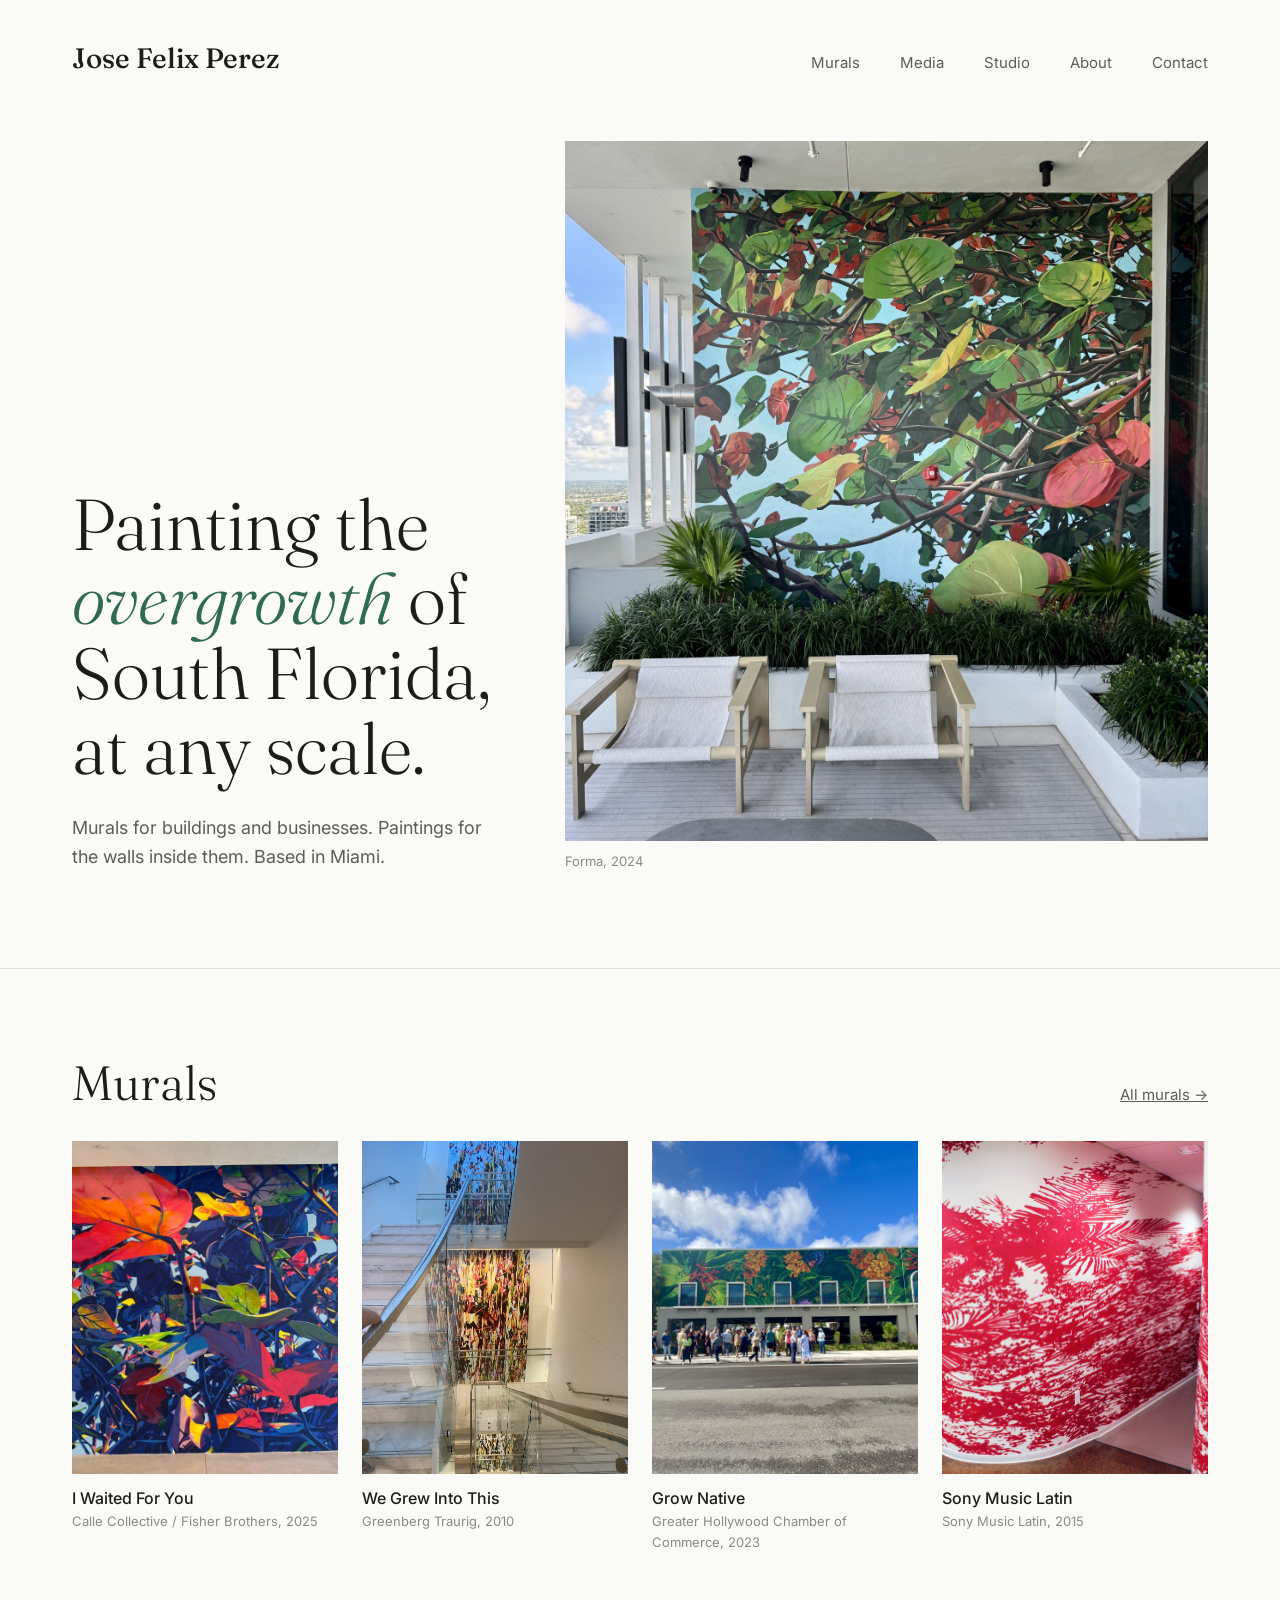
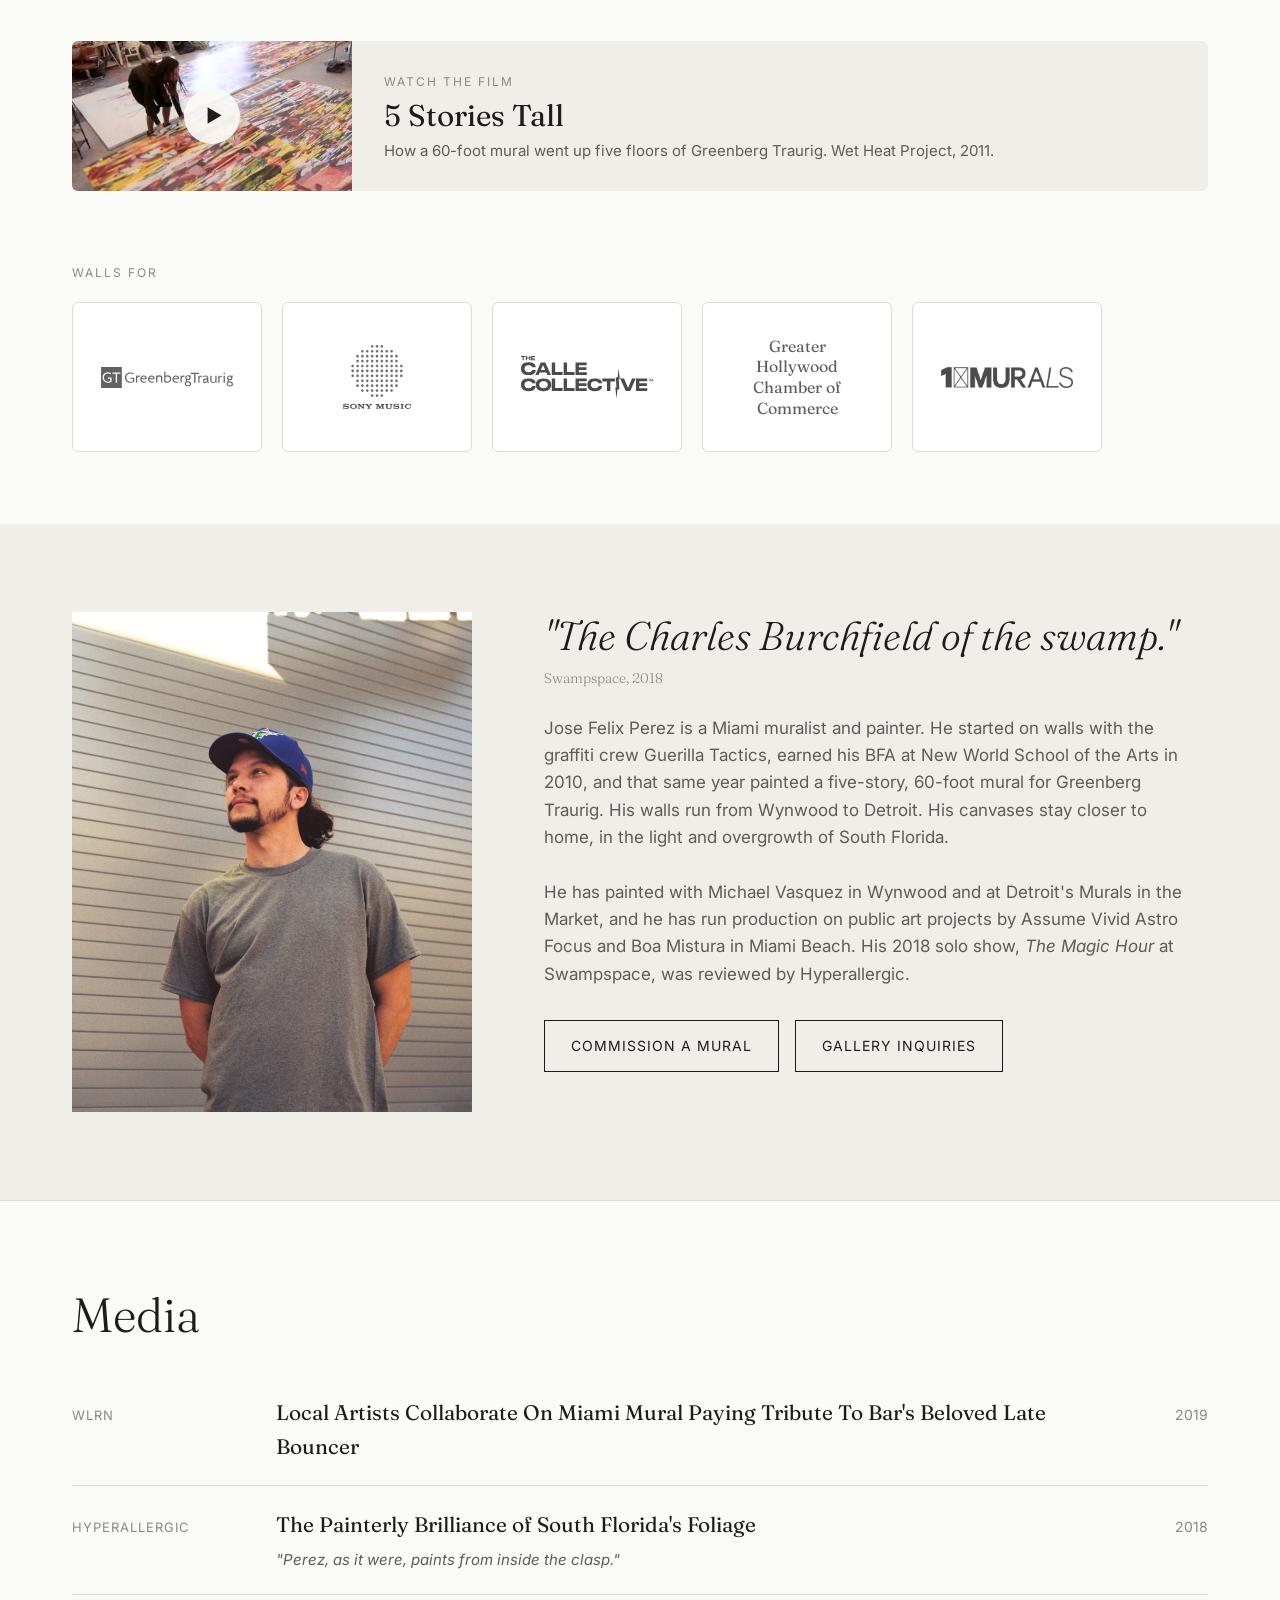
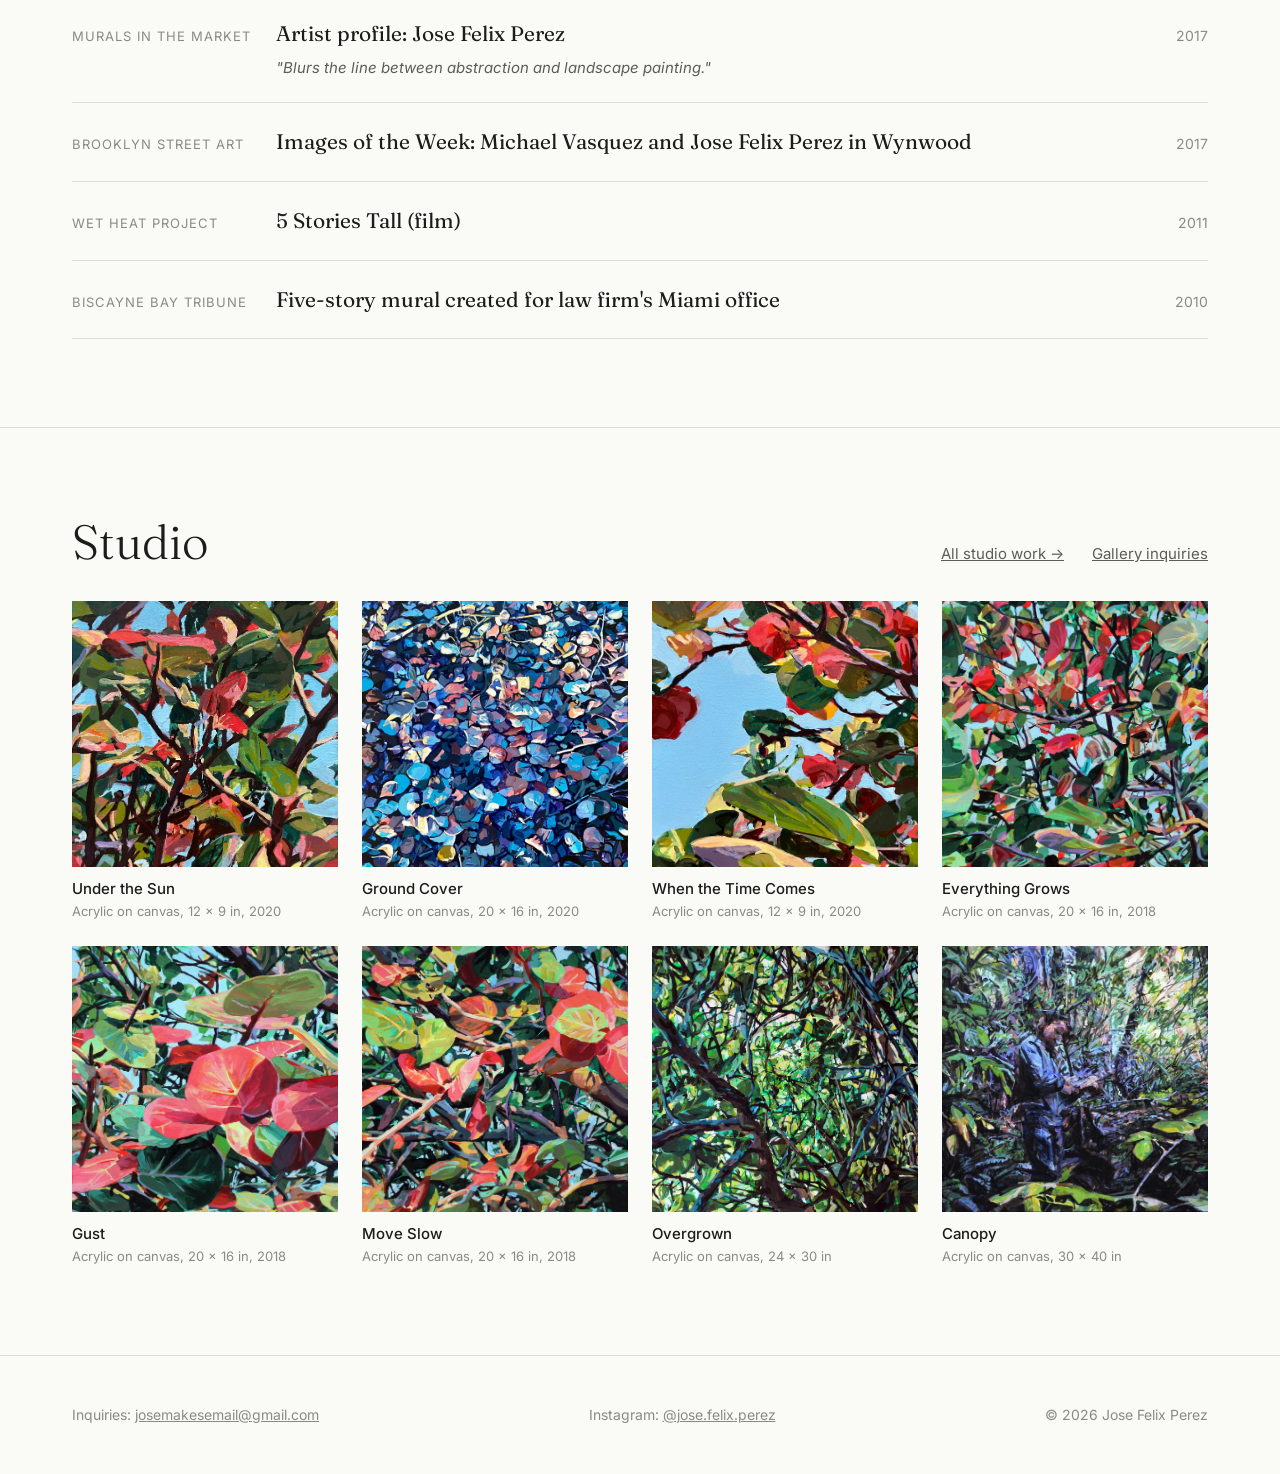
<file: index.html>
<!doctype html>
<html lang="en">
<head>
  <meta charset="utf-8">
  <meta name="viewport" content="width=device-width, initial-scale=1">
  <title>Jose Felix Perez | Miami Muralist and Painter</title>
  <meta name="description" content="Jose Felix Perez paints murals and canvases in Miami. Public walls, corporate interiors and studio work.">

  <!-- Fonts: Fraunces (serif headings) and Inter (body text) -->
  <link rel="preconnect" href="https://fonts.googleapis.com">
  <link rel="preconnect" href="https://fonts.gstatic.com" crossorigin>
  <link href="https://fonts.googleapis.com/css2?family=Fraunces:ital,opsz,wght@0,9..144,300;0,9..144,500;1,9..144,300&family=Inter:wght@400;500&display=swap" rel="stylesheet">

  <link rel="stylesheet" href="css/style.css">
</head>
<body>

  <!-- ============ HEADER (same on every page) ============ -->
  <header class="site-header">
    <div class="wrap">
      <a class="logo" href="index.html">Jose Felix Perez</a>
      <ul class="nav">
        <li><a href="murals.html">Murals</a></li>
        <li><a href="#media">Media</a></li>
        <li><a href="#studio">Studio</a></li>
        <li><a href="#about">About</a></li>
        <li><a href="#contact" data-contact="Contact">Contact</a></li>
      </ul>
    </div>
  </header>


  <!-- ============ HERO ============ -->
  <div class="wrap hero">
    <div>
      <h1>Painting the <em>overgrowth</em> of South Florida, at any scale.</h1>
      <p>Murals for buildings and businesses. Paintings for the walls inside them. Based in Miami.</p>
    </div>
    <figure>
      <img src="images/murals/forma-1.jpg" alt="Sea grape mural on a terrace wall at Forma, Miami">
      <figcaption class="caption">Forma, 2024</figcaption>
    </figure>
  </div>


  <!-- ============ MURALS: 4 featured tiles ============
       Filled in by main.js from data.js (murals with featured: true). -->
  <section id="murals">
    <div class="wrap">
      <div class="section-head">
        <h2 class="section-title">Murals</h2>
        <a href="murals.html">All murals &rarr;</a>
      </div>
      <div class="mural-grid" id="featured-murals"></div>
    </div>
  </section>


  <!-- ============ FILM BANNER ============
       A short strip that opens the film in a pop-up (the modal at the
       bottom of this page). The video only loads when someone clicks.
       To use a different video, change data-video to its YouTube id. -->
  <div class="wrap">
    <button class="film-banner" type="button" data-video="wR2n07rloZU" aria-haspopup="dialog">
      <img src="images/murals/5-stories-tall-film.jpg" alt="" loading="lazy">
      <span class="play" aria-hidden="true">&#9654;</span>
      <span class="film-text">
        <span class="label">Watch the film</span>
        <strong>5 Stories Tall</strong>
        <span class="film-meta">How a 60-foot mural went up five floors of Greenberg Traurig. Wet Heat Project, 2011.</span>
      </span>
    </button>
  </div>


  <!-- ============ CLIENTS: logo cards ============
       One card per client. Add a client by copying a <li>.
       If the cards don't fit on one line, main.js makes them slide slowly.
       Logos are shown in grayscale (see .client-card in style.css). -->
  <div class="clients">
    <div class="wrap">
      <p class="label">Walls for</p>
      <div class="client-slider" id="client-slider">
        <ul class="client-track">
          <li class="client-card"><img src="images/clients/greenberg-traurig.svg" alt="Greenberg Traurig"></li>
          <li class="client-card"><img src="images/clients/sony-music.svg" alt="Sony Music Latin"></li>
          <li class="client-card"><img src="images/clients/calle-collective.svg" alt="Calle Collective"></li>
          <!-- TODO: replace this text with the Hollywood Chamber logo:
               <img src="images/clients/hollywood-chamber.png" alt="Greater Hollywood Chamber of Commerce"> -->
          <li class="client-card"><span class="client-name">Greater Hollywood Chamber of Commerce</span></li>
          <li class="client-card"><img src="images/clients/murals-in-the-market.png" alt="Murals in the Market, 1xRUN"></li>
        </ul>
      </div>
    </div>
  </div>


  <!-- ============ ABOUT ============ -->
  <section class="about" id="about">
    <div class="wrap">
      <img src="images/about/portrait.jpg" alt="Jose Felix Perez" loading="lazy">
      <div>
        <blockquote>
          "The Charles Burchfield of the swamp."
          <cite>Swampspace, 2018</cite>
        </blockquote>

        <p>
          Jose Felix Perez is a Miami muralist and painter. He started on walls
          with the graffiti crew Guerilla Tactics, earned his BFA at New World
          School of the Arts in 2010, and that same year painted a five-story,
          60-foot mural for Greenberg Traurig. His walls run from Wynwood to
          Detroit. His canvases stay closer to home, in the light and overgrowth
          of South Florida.
        </p>
        <p>
          He has painted with Michael Vasquez in Wynwood and at Detroit's Murals
          in the Market, and he has run production on public art projects by
          Assume Vivid Astro Focus and Boa Mistura in Miami Beach. His 2018 solo
          show, <em>The Magic Hour</em> at Swampspace, was reviewed by Hyperallergic.
        </p>

        <a class="button" href="#contact" data-contact="Commission a mural">Commission a mural</a>
        <a class="button" href="#contact" data-contact="Gallery inquiry">Gallery inquiries</a>
      </div>
    </div>
  </section>


  <!-- ============ MEDIA: press that names Jose ============
       Filled in by main.js from the PRESS list in data.js. -->
  <section id="media">
    <div class="wrap">
      <div class="section-head">
        <h2 class="section-title">Media</h2>
      </div>
      <ul class="press-list" id="press-list"></ul>
    </div>
  </section>


  <!-- ============ STUDIO: paintings on canvas ============
       Filled in by main.js from the STUDIO list in data.js (in that order). -->
  <section id="studio">
    <div class="wrap">
      <div class="section-head">
        <h2 class="section-title">Studio</h2>
        <div class="section-links">
          <a href="studio.html">All studio work &rarr;</a>
          <a href="#contact" data-contact="Gallery inquiry">Gallery inquiries</a>
        </div>
      </div>
      <div class="studio-grid" id="studio-grid"></div>
    </div>
  </section>


  <!-- ============ FOOTER (same on every page) ============
       Filled in by main.js from CONTACT in data.js. -->
  <footer class="site-footer" id="contact">
    <div class="wrap" id="footer-contact"></div>
  </footer>

  <!-- ============ FILM MODAL (pop-up video player) ============
       Hidden until the film banner is clicked. main.js puts the YouTube
       player inside .video when it opens, and removes it on close so the
       video stops. Closes with the X button, the Esc key, or a click outside. -->
  <dialog class="film-modal" id="film-modal" aria-label="5 Stories Tall, film">
    <button class="modal-close" type="button" aria-label="Close video">&times;</button>
    <div class="video" id="film-player"></div>
  </dialog>

  <!-- Content first, then the code that builds the page from it -->
  <script src="js/data.js"></script>
  <script src="js/main.js"></script>
</body>
</html>
</file>
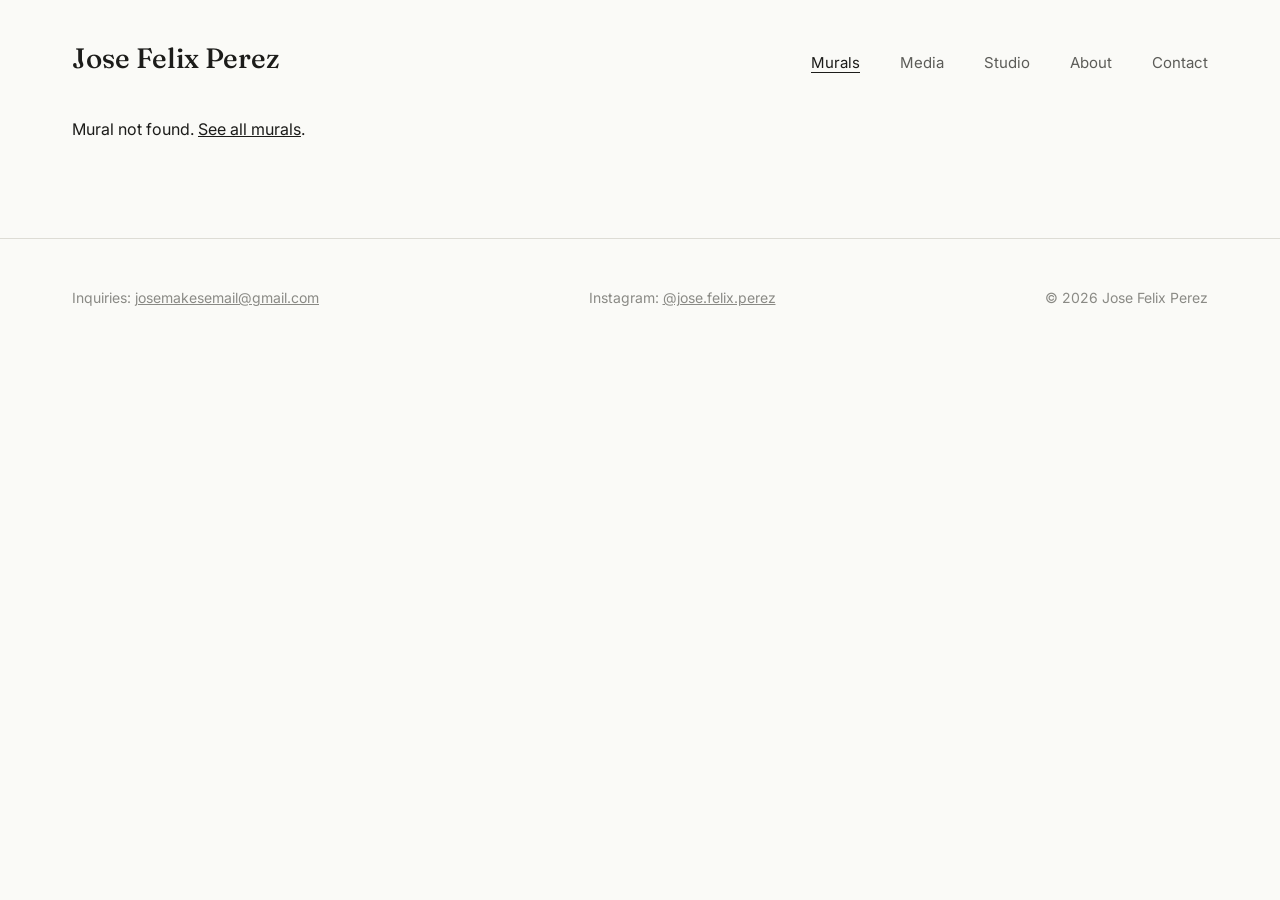
<file: mural.html>
<!doctype html>
<html lang="en">
<head>
  <meta charset="utf-8">
  <meta name="viewport" content="width=device-width, initial-scale=1">
  <!-- The tab title is replaced with the mural's name by main.js -->
  <title>Mural | Jose Felix Perez</title>

  <link rel="preconnect" href="https://fonts.googleapis.com">
  <link rel="preconnect" href="https://fonts.gstatic.com" crossorigin>
  <link href="https://fonts.googleapis.com/css2?family=Fraunces:ital,opsz,wght@0,9..144,300;0,9..144,500;1,9..144,300&family=Inter:wght@400;500&display=swap" rel="stylesheet">

  <link rel="stylesheet" href="css/style.css">
</head>
<body>

  <!-- ============ HEADER (same on every page) ============ -->
  <header class="site-header">
    <div class="wrap">
      <a class="logo" href="index.html">Jose Felix Perez</a>
      <ul class="nav">
        <li><a class="active" href="murals.html">Murals</a></li>
        <li><a href="index.html#media">Media</a></li>
        <li><a href="studio.html">Studio</a></li>
        <li><a href="index.html#about">About</a></li>
        <li><a href="#contact" data-contact="Contact">Contact</a></li>
      </ul>
    </div>
  </header>


  <!-- ============ ONE MURAL ============
       This single file serves every mural. The address picks which one:
         mural.html?id=we-grew-into-this
       main.js reads the id, finds it in data.js, and fills this container:
         left 70%  = photos
         right 30% = title, summary, stats, then media links -->
  <main class="wrap mural-page" id="mural-page"></main>


  <!-- ============ FOOTER (same on every page) ============
       Filled in by main.js from CONTACT in data.js. -->
  <footer class="site-footer" id="contact">
    <div class="wrap" id="footer-contact"></div>
  </footer>

  <script src="js/data.js"></script>
  <script src="js/main.js"></script>
</body>
</html>
</file>
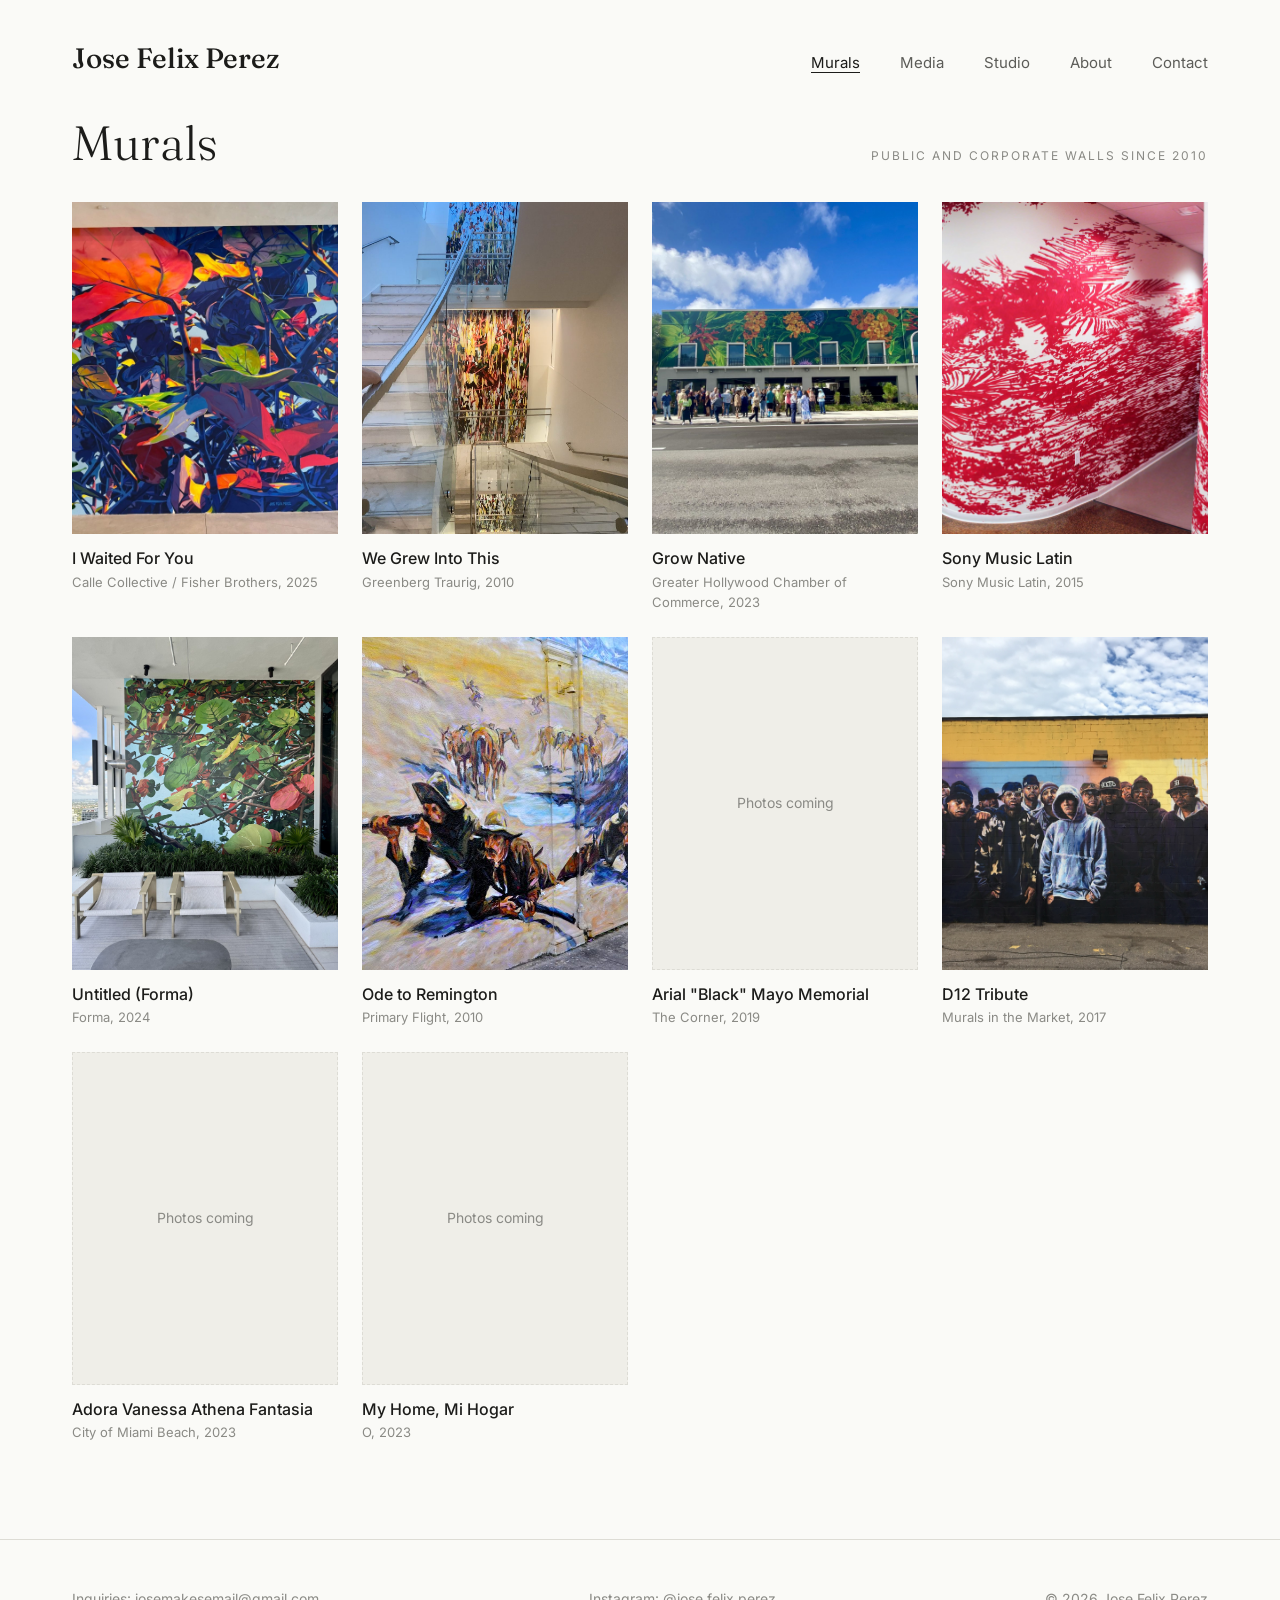
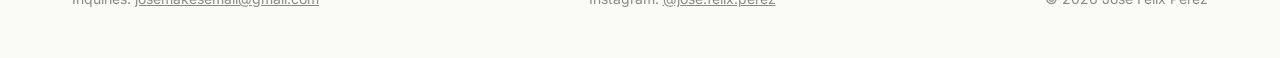
<file: murals.html>
<!doctype html>
<html lang="en">
<head>
  <meta charset="utf-8">
  <meta name="viewport" content="width=device-width, initial-scale=1">
  <title>Murals | Jose Felix Perez</title>
  <meta name="description" content="Murals by Jose Felix Perez: Miami, Hollywood FL, Miami Beach and Detroit.">

  <link rel="preconnect" href="https://fonts.googleapis.com">
  <link rel="preconnect" href="https://fonts.gstatic.com" crossorigin>
  <link href="https://fonts.googleapis.com/css2?family=Fraunces:ital,opsz,wght@0,9..144,300;0,9..144,500;1,9..144,300&family=Inter:wght@400;500&display=swap" rel="stylesheet">

  <link rel="stylesheet" href="css/style.css">
</head>
<body>

  <!-- ============ HEADER (same on every page) ============ -->
  <header class="site-header">
    <div class="wrap">
      <a class="logo" href="index.html">Jose Felix Perez</a>
      <ul class="nav">
        <li><a class="active" href="murals.html">Murals</a></li>
        <li><a href="index.html#media">Media</a></li>
        <li><a href="studio.html">Studio</a></li>
        <li><a href="index.html#about">About</a></li>
        <li><a href="#contact" data-contact="Contact">Contact</a></li>
      </ul>
    </div>
  </header>


  <!-- ============ ALL MURALS ============
       Filled in by main.js from the MURALS list in data.js, in that order. -->
  <div class="wrap" style="padding-bottom: 96px;">
    <div class="section-head">
      <h1 class="section-title">Murals</h1>
      <span class="label">Public and corporate walls since 2010</span>
    </div>
    <div class="mural-grid" id="all-murals"></div>
  </div>


  <!-- ============ FOOTER (same on every page) ============
       Filled in by main.js from CONTACT in data.js. -->
  <footer class="site-footer" id="contact">
    <div class="wrap" id="footer-contact"></div>
  </footer>

  <script src="js/data.js"></script>
  <script src="js/main.js"></script>
</body>
</html>
</file>
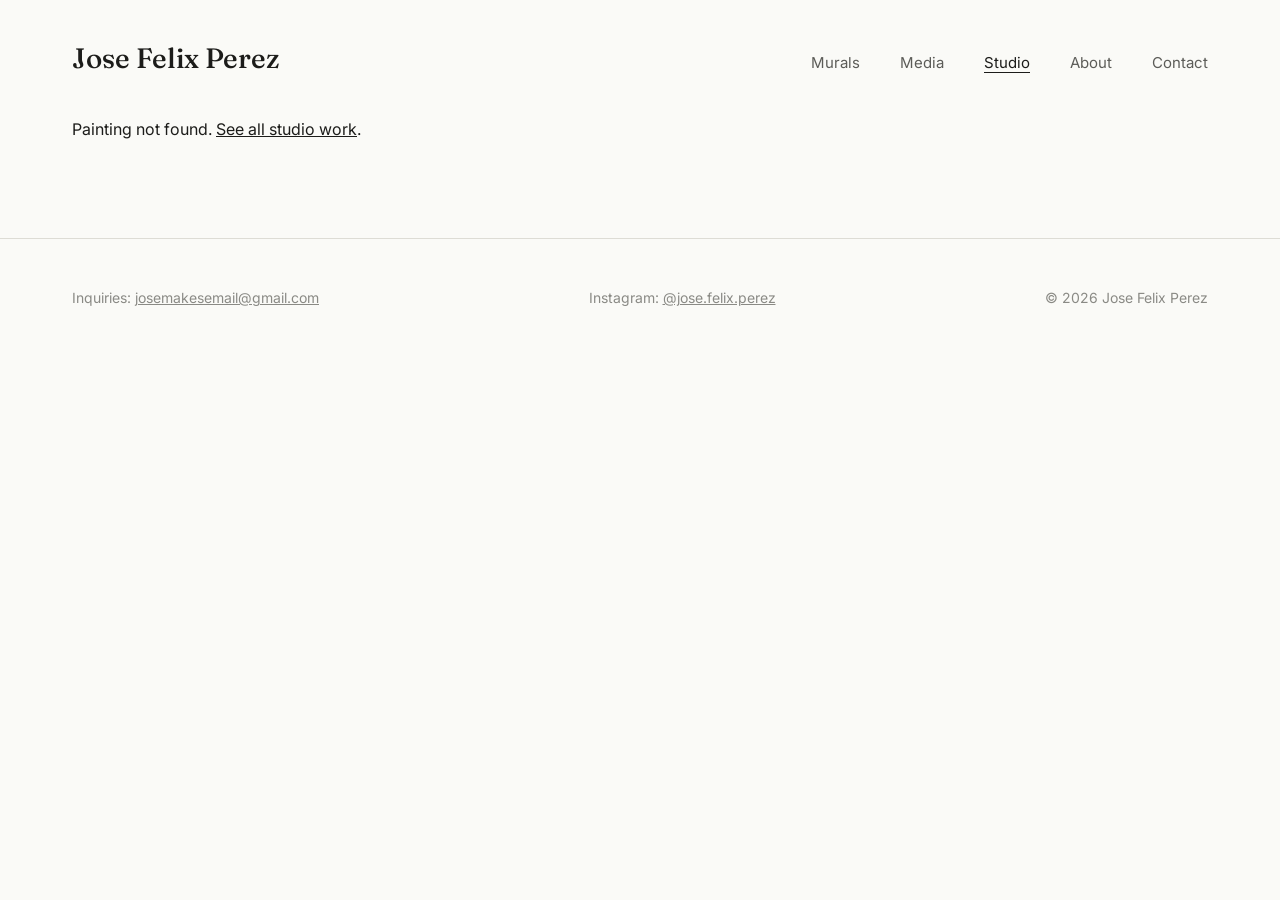
<file: painting.html>
<!doctype html>
<html lang="en">
<head>
  <meta charset="utf-8">
  <meta name="viewport" content="width=device-width, initial-scale=1">
  <!-- The tab title is replaced with the painting's name by main.js -->
  <title>Painting | Jose Felix Perez</title>

  <link rel="preconnect" href="https://fonts.googleapis.com">
  <link rel="preconnect" href="https://fonts.gstatic.com" crossorigin>
  <link href="https://fonts.googleapis.com/css2?family=Fraunces:ital,opsz,wght@0,9..144,300;0,9..144,500;1,9..144,300&family=Inter:wght@400;500&display=swap" rel="stylesheet">

  <link rel="stylesheet" href="css/style.css">
</head>
<body>

  <!-- ============ HEADER (same on every page) ============ -->
  <header class="site-header">
    <div class="wrap">
      <a class="logo" href="index.html">Jose Felix Perez</a>
      <ul class="nav">
        <li><a href="murals.html">Murals</a></li>
        <li><a href="index.html#media">Media</a></li>
        <li><a class="active" href="studio.html">Studio</a></li>
        <li><a href="index.html#about">About</a></li>
        <li><a href="#contact" data-contact="Contact">Contact</a></li>
      </ul>
    </div>
  </header>


  <!-- ============ ONE PAINTING ============
       This single file serves every painting. The address picks which one:
         painting.html?id=gust
       The id is the image's file name (images/studio/gust.jpg).
       main.js finds it in the STUDIO list in data.js and fills this container:
         left 70%  = the whole painting, uncropped
         right 30% = title, details, an Inquire button, Previous / Next -->
  <main class="wrap mural-page" id="painting-page"></main>


  <!-- ============ FOOTER (same on every page) ============
       Filled in by main.js from CONTACT in data.js. -->
  <footer class="site-footer" id="contact">
    <div class="wrap" id="footer-contact"></div>
  </footer>

  <script src="js/data.js"></script>
  <script src="js/main.js"></script>
</body>
</html>
</file>
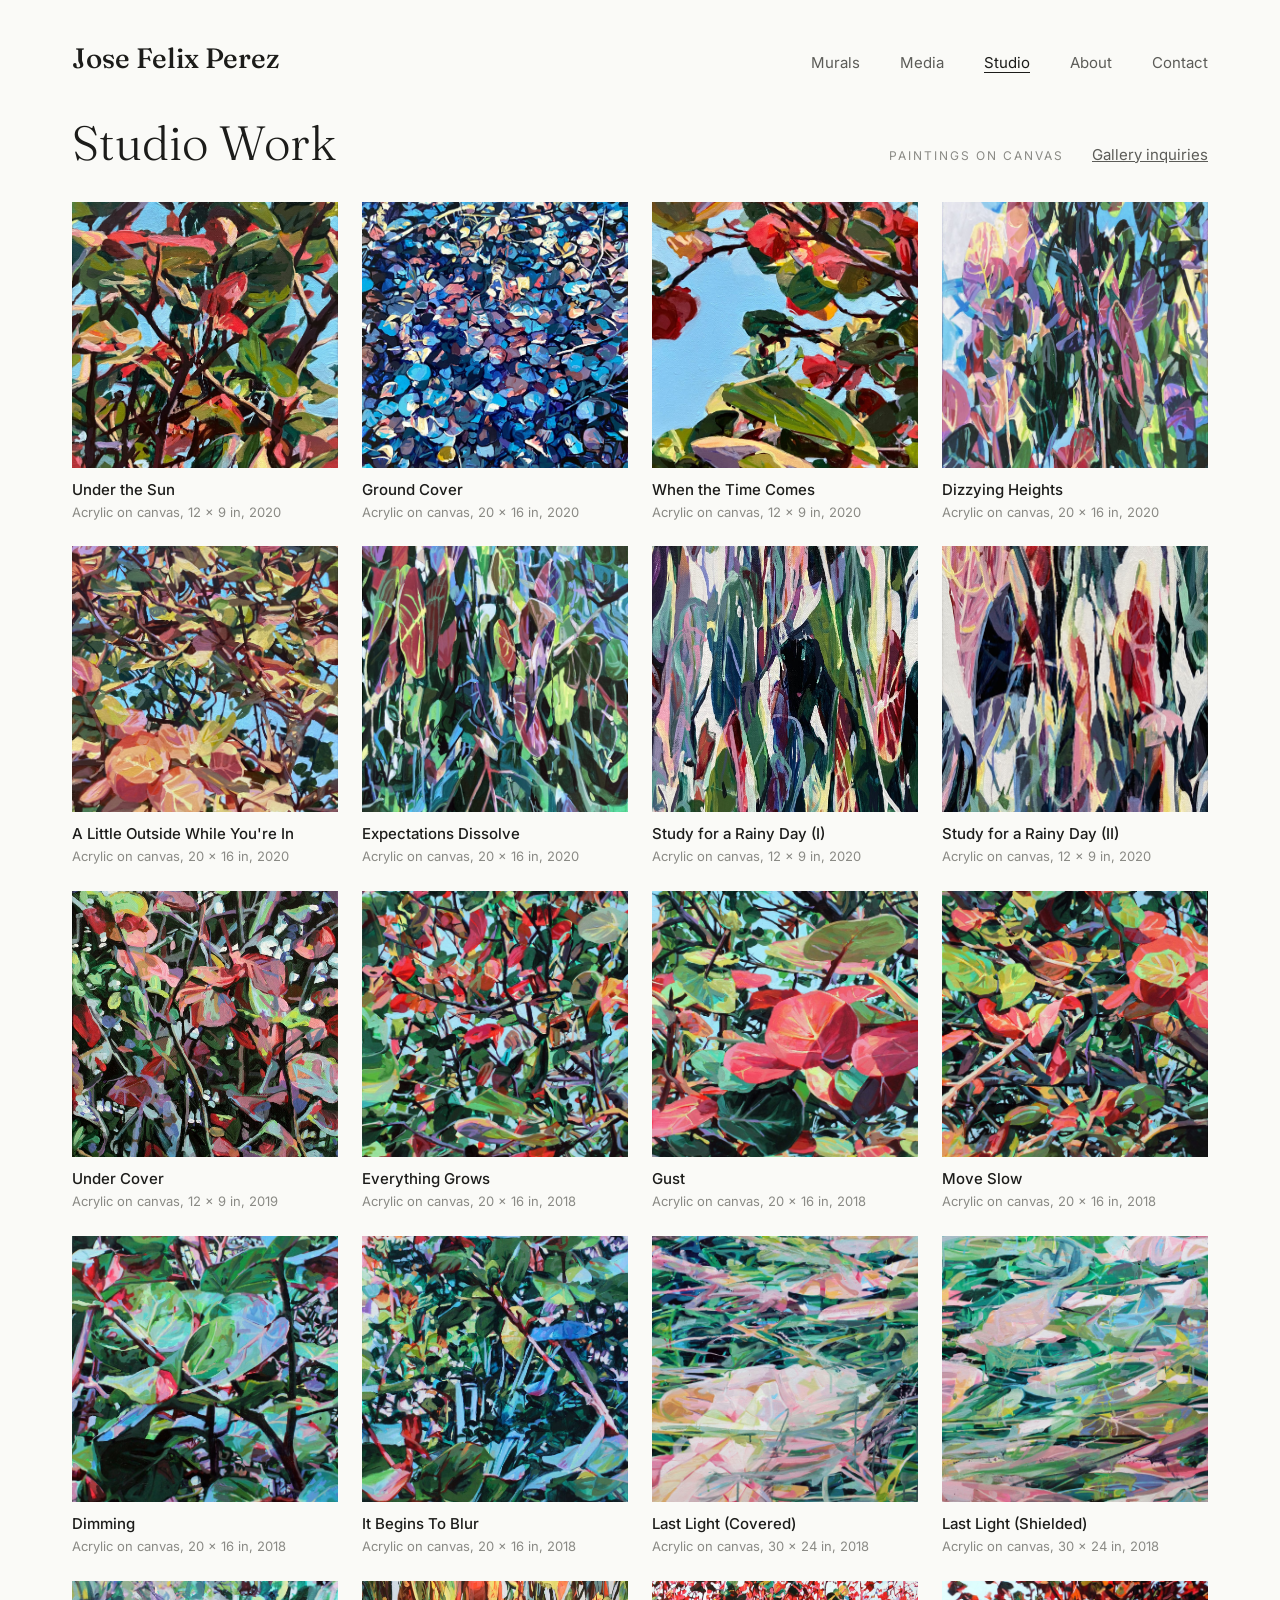
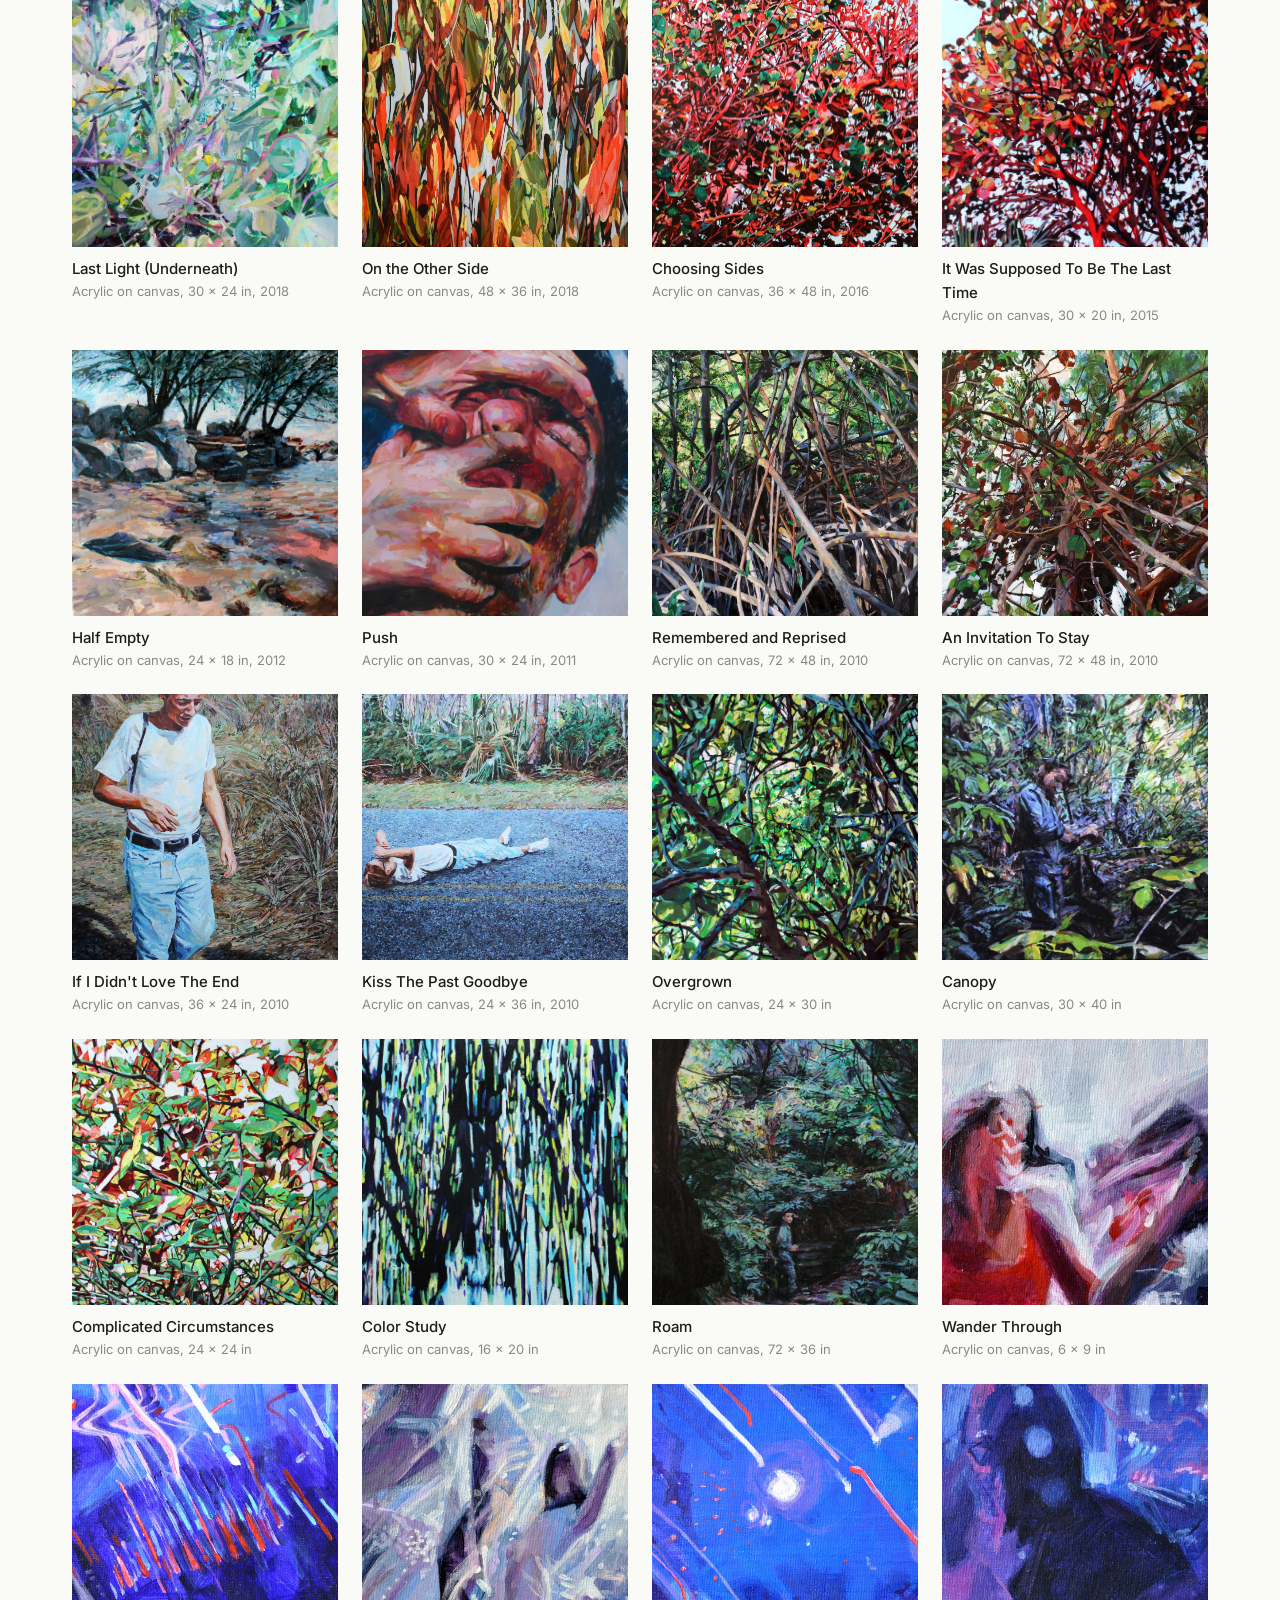
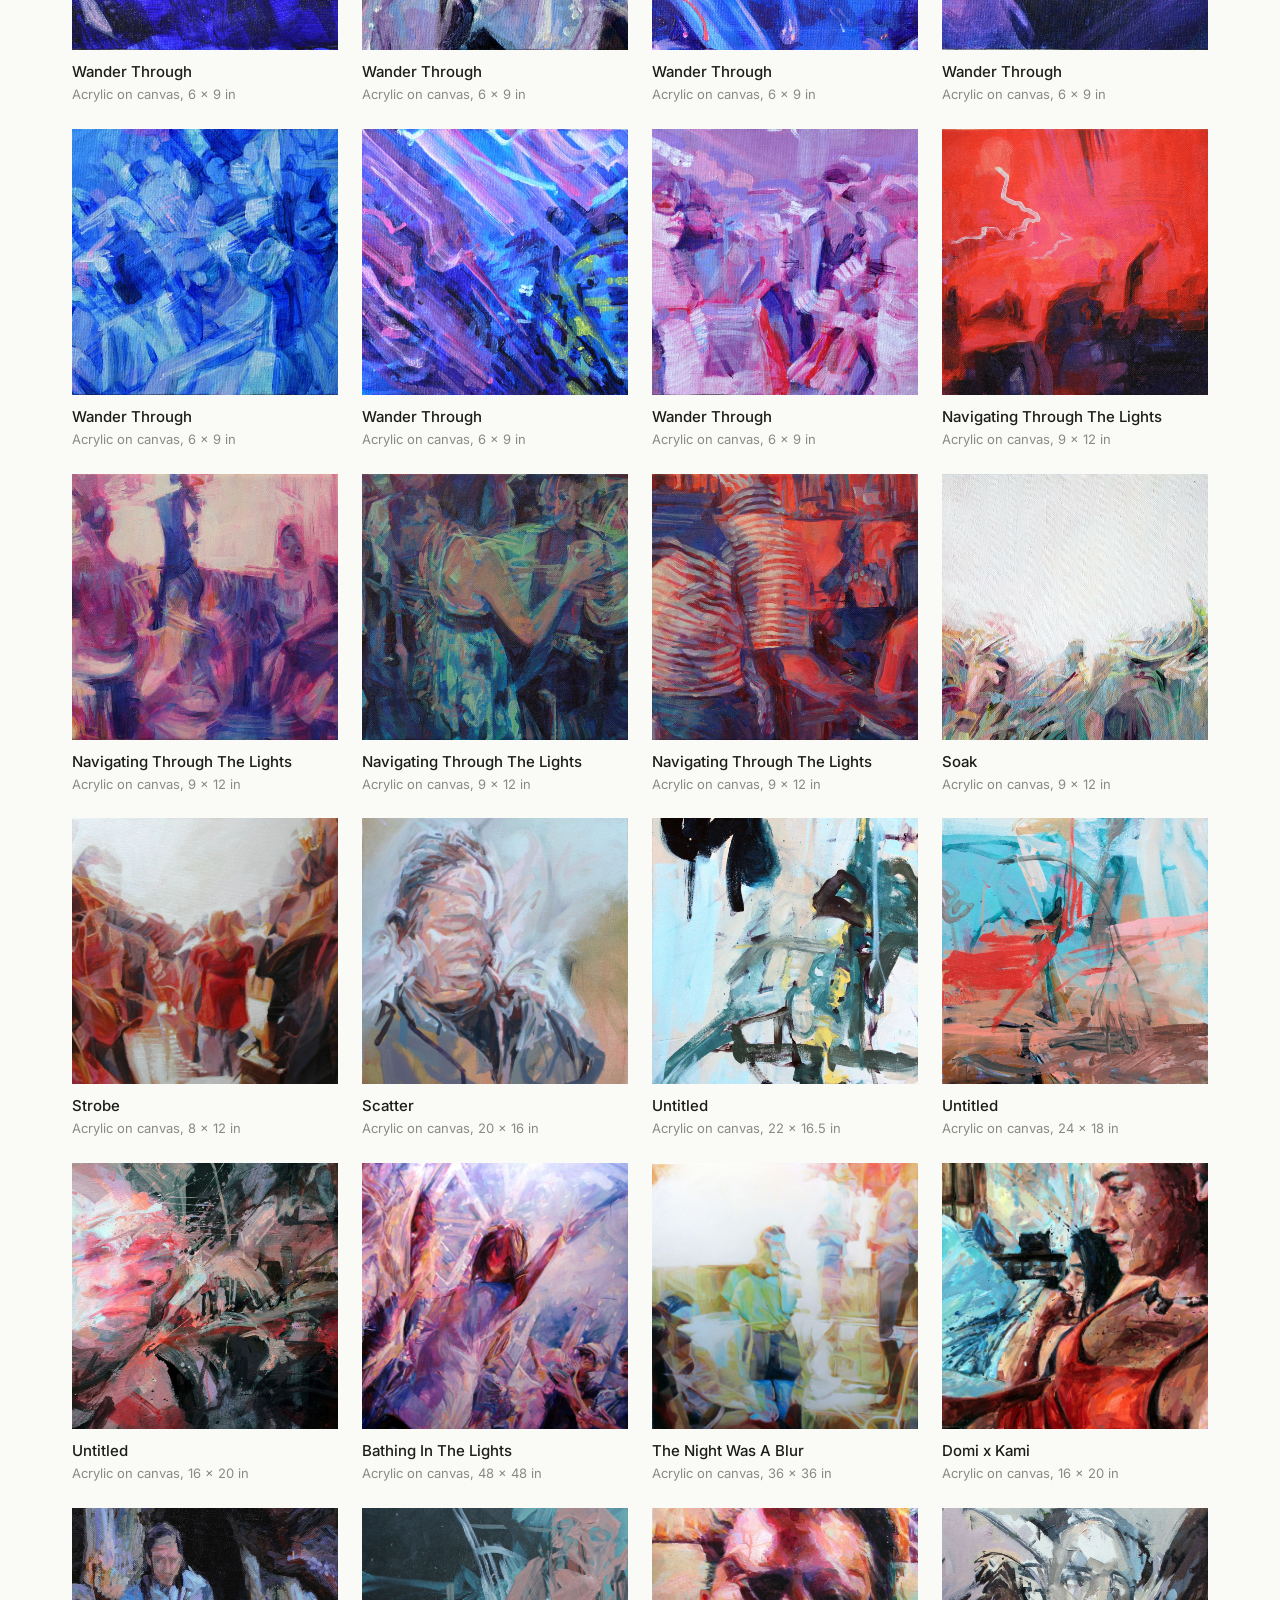
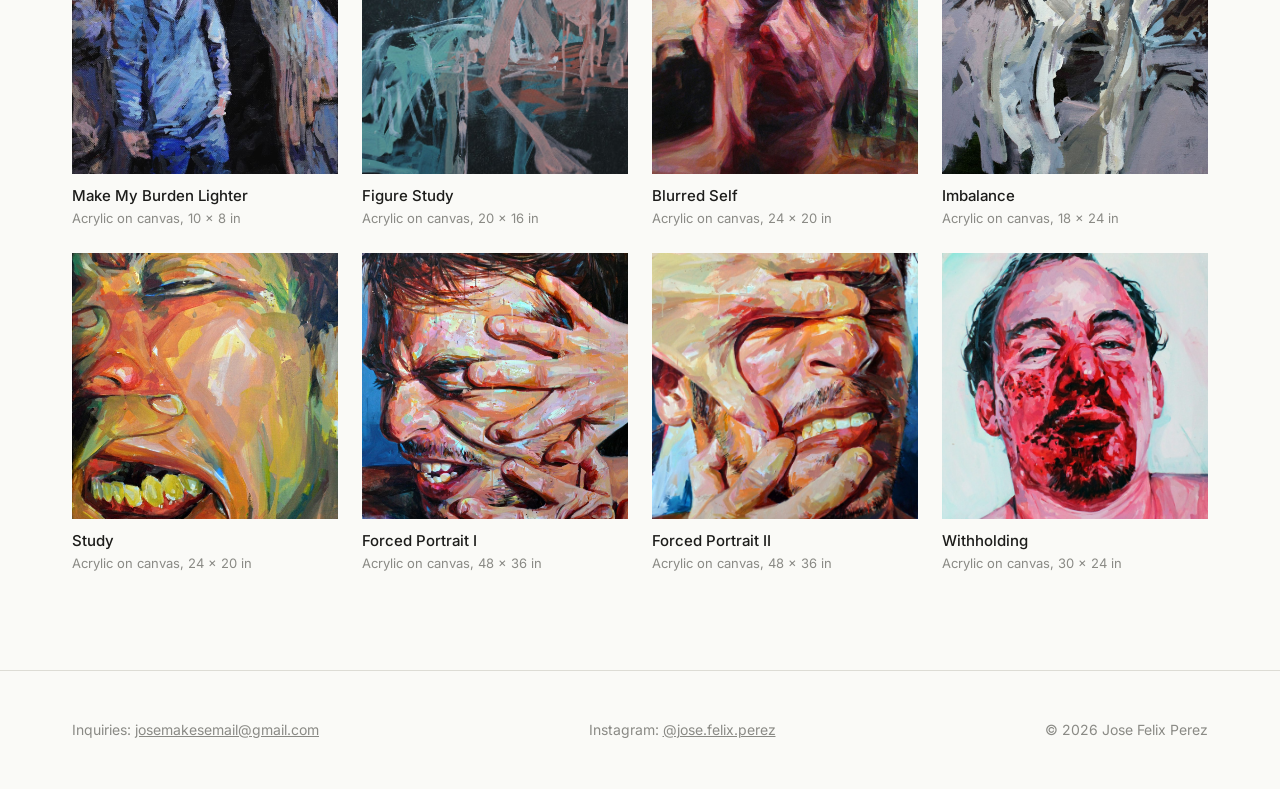
<file: studio.html>
<!doctype html>
<html lang="en">
<head>
  <meta charset="utf-8">
  <meta name="viewport" content="width=device-width, initial-scale=1">
  <title>Studio Work | Jose Felix Perez</title>
  <meta name="description" content="Paintings on canvas by Jose Felix Perez: South Florida landscapes, light and figures.">

  <link rel="preconnect" href="https://fonts.googleapis.com">
  <link rel="preconnect" href="https://fonts.gstatic.com" crossorigin>
  <link href="https://fonts.googleapis.com/css2?family=Fraunces:ital,opsz,wght@0,9..144,300;0,9..144,500;1,9..144,300&family=Inter:wght@400;500&display=swap" rel="stylesheet">

  <link rel="stylesheet" href="css/style.css">
</head>
<body>

  <!-- ============ HEADER (same on every page) ============ -->
  <header class="site-header">
    <div class="wrap">
      <a class="logo" href="index.html">Jose Felix Perez</a>
      <ul class="nav">
        <li><a href="murals.html">Murals</a></li>
        <li><a href="index.html#media">Media</a></li>
        <li><a class="active" href="studio.html">Studio</a></li>
        <li><a href="index.html#about">About</a></li>
        <li><a href="#contact" data-contact="Contact">Contact</a></li>
      </ul>
    </div>
  </header>


  <!-- ============ ALL STUDIO WORK ============
       Filled in by main.js with every painting in the STUDIO list in data.js,
       in that order (nature first, portraits last). -->
  <div class="wrap" style="padding-bottom: 96px;">
    <div class="section-head">
      <h1 class="section-title">Studio Work</h1>
      <div class="section-links">
        <span class="label">Paintings on canvas</span>
        <a href="#contact" data-contact="Gallery inquiry">Gallery inquiries</a>
      </div>
    </div>
    <div class="studio-grid" id="all-studio"></div>
  </div>


  <!-- ============ FOOTER (same on every page) ============
       Filled in by main.js from CONTACT in data.js. -->
  <footer class="site-footer" id="contact">
    <div class="wrap" id="footer-contact"></div>
  </footer>

  <script src="js/data.js"></script>
  <script src="js/main.js"></script>
</body>
</html>
</file>
<file: css/style.css>
/* ==========================================================================
   josefelixperez.com: main stylesheet
   One file for the whole site. Sections are in page order.

   To change the look site-wide, edit the variables in :root below.
   ========================================================================== */


/* ---------- 1. Design tokens (colors, fonts, spacing) ---------- */

:root {
  /* Colors */
  --paper: #fafaf7;        /* page background: warm off-white */
  --paper-dark: #efeee8;   /* tinted bands (About section) */
  --ink: #1c1c1a;          /* main text */
  --ink-soft: #5c5c58;     /* secondary text */
  --ink-faint: #8a8a85;    /* captions, labels */
  --line: #dddcd5;         /* hairline borders */
  --accent: #2f6b4f;       /* sea-grape green, used sparingly */

  /* Fonts (loaded from Google Fonts in each HTML <head>) */
  --serif: "Fraunces", Georgia, serif;
  --sans: "Inter", Helvetica, Arial, sans-serif;

  /* Layout */
  --page-max: 1320px;      /* widest the content gets */
  --gutter: 72px;          /* left/right page padding on desktop */
}


/* ---------- 2. Base ---------- */

* { box-sizing: border-box; margin: 0; padding: 0; }

body {
  background: var(--paper);
  color: var(--ink);
  font-family: var(--sans);
  font-size: 16px;
  line-height: 1.6;
}

img { display: block; max-width: 100%; }

a { color: inherit; }

/* Centers content and adds side padding. Used on most sections. */
.wrap {
  max-width: var(--page-max);
  margin: 0 auto;
  padding: 0 var(--gutter);
}

/* Small uppercase label, e.g. "WALLS FOR" */
.label {
  font-size: 12px;
  letter-spacing: 2px;
  text-transform: uppercase;
  color: var(--ink-faint);
}

/* Big serif section headings: "Murals", "Media", "Studio" */
.section-title {
  font-family: var(--serif);
  font-weight: 300;
  font-size: 48px;
  line-height: 1.1;
}

.section-head {
  display: flex;
  justify-content: space-between;
  align-items: baseline;
  margin-bottom: 32px;
}

.section-head a { font-size: 15px; color: var(--ink-soft); }

/* Two links side by side next to a section title */
.section-links { display: flex; gap: 28px; align-items: baseline; flex-wrap: wrap; }

section { padding: 88px 0; border-top: 1px solid var(--line); }


/* ---------- 3. Header / navigation ---------- */

.site-header .wrap {
  display: flex;
  justify-content: space-between;
  align-items: baseline;
  padding-top: 36px;
  padding-bottom: 36px;
}

.logo {
  font-family: var(--serif);
  font-size: 28px;
  font-weight: 500;
  text-decoration: none;
}

.nav { display: flex; gap: 40px; list-style: none; font-size: 15px; }
.nav a { text-decoration: none; color: var(--ink-soft); }
.nav a:hover,
.nav a.active { color: var(--ink); border-bottom: 1px solid var(--ink); }


/* ---------- 4. Homepage hero ---------- */

.hero {
  display: grid;
  grid-template-columns: 1fr 1.5fr;   /* text | image */
  gap: 64px;
  align-items: end;
  padding-top: 24px;
  padding-bottom: 96px;
}

.hero h1 {
  font-family: var(--serif);
  font-weight: 300;
  font-size: 72px;
  line-height: 1.04;
}

.hero h1 em { color: var(--accent); }

.hero p { color: var(--ink-soft); font-size: 18px; margin-top: 28px; max-width: 440px; }

.hero img { width: 100%; height: 700px; object-fit: cover; }

.caption { font-size: 13px; color: var(--ink-faint); margin-top: 10px; }


/* ---------- 5. Mural tiles (homepage: 4 across, murals page: grid) ---------- */

.mural-grid {
  display: grid;
  grid-template-columns: repeat(4, 1fr);  /* change 4 to show more/less per row */
  gap: 24px;
}

.mural-tile { text-decoration: none; display: block; }

.mural-tile .thumb {
  aspect-ratio: 4 / 5;          /* every tile the same shape */
  overflow: hidden;
  background: var(--paper-dark);
}

.mural-tile img {
  width: 100%;
  height: 100%;
  object-fit: cover;
  transition: transform 0.4s ease;
}

.mural-tile:hover img { transform: scale(1.03); }

.mural-tile h3 { font-size: 16px; font-weight: 500; margin-top: 12px; }
.mural-tile p { font-size: 13px; color: var(--ink-faint); }

/* Shown when a mural has no photos yet */
.thumb.placeholder,
.photo-placeholder {
  display: flex;
  align-items: center;
  justify-content: center;
  color: var(--ink-faint);
  font-size: 14px;
  border: 1px dashed var(--line);
}


/* ---------- 6. Clients: logo cards + slider ---------- */

.clients { padding: 56px 0 72px; }
.clients .label { margin-bottom: 20px; }

/* The window the cards sit in. Anything wider is hidden (and slides). */
.client-slider { overflow: hidden; }

/* The row of cards */
.client-track {
  display: flex;
  gap: 20px;
  list-style: none;
  width: max-content;      /* as wide as the cards need, so we can measure overflow */
}

/* One card: soft, almost square, logo centered */
.client-card {
  flex: 0 0 auto;
  width: 190px;
  height: 150px;
  display: flex;
  align-items: center;
  justify-content: center;
  padding: 28px;
  background: #ffffff;
  border: 1px solid var(--line);
  border-radius: 6px;
}

/* Logos are grayscale and a little faded so no brand shouts. Full color on hover. */
.client-card img {
  max-width: 100%;
  max-height: 64px;
  filter: grayscale(1);
  opacity: 0.7;
  transition: filter 0.3s ease, opacity 0.3s ease;
}

.client-card:hover img { filter: none; opacity: 1; }

/* Text stand-in for a client without a logo file yet */
.client-name {
  font-family: var(--serif);
  font-size: 16px;
  line-height: 1.3;
  text-align: center;
  color: var(--ink-soft);
}

/* Sliding: main.js adds .is-sliding when the cards don't fit, and duplicates
   them once so the loop is seamless. The track moves left by exactly half its
   width (one full set of cards), then starts over. Slower = bigger seconds. */
.client-slider.is-sliding .client-track {
  padding-right: 20px;     /* same as the gap, so both halves are exactly equal */
  animation: client-slide 40s linear infinite;
}

.client-slider.is-sliding:hover .client-track { animation-play-state: paused; }

@keyframes client-slide {
  from { transform: translateX(0); }
  to   { transform: translateX(-50%); }
}

/* People who turn off motion in their system settings get a still row they can swipe */
@media (prefers-reduced-motion: reduce) {
  .client-slider { overflow-x: auto; }
  .client-slider.is-sliding .client-track { animation: none; }
}


/* ---------- 6b. Film banner + pop-up player ---------- */

/* A short clickable strip: thumbnail on the left, text on the right */
.film-banner {
  display: grid;
  grid-template-columns: 280px 1fr;
  align-items: center;
  gap: 32px;
  width: 100%;
  margin-bottom: 16px;
  padding: 0;
  background: var(--paper-dark);
  border: 0;
  border-radius: 6px;
  overflow: hidden;
  text-align: left;
  font: inherit;
  color: inherit;
  cursor: pointer;
  position: relative;
}

.film-banner img { width: 100%; height: 150px; object-fit: cover; }

/* Round play button over the thumbnail */
.film-banner .play {
  position: absolute;
  left: 140px;              /* center of the 280px thumbnail */
  top: 50%;
  transform: translate(-50%, -50%);
  width: 56px;
  height: 56px;
  border-radius: 50%;
  background: rgba(250, 250, 247, 0.92);
  display: flex;
  align-items: center;
  justify-content: center;
  padding-left: 4px;        /* optically centers the triangle */
  font-size: 18px;
  transition: transform 0.2s ease;
}

.film-banner:hover .play { transform: translate(-50%, -50%) scale(1.08); }

.film-text { padding: 20px 32px 20px 0; }
.film-text strong { display: block; font-family: var(--serif); font-weight: 400; font-size: 30px; line-height: 1.2; margin: 4px 0; }
.film-meta { color: var(--ink-soft); font-size: 15px; }

/* The pop-up itself (<dialog>) */
.film-modal {
  width: min(960px, 92vw);
  margin: auto;
  padding: 0;
  border: 0;
  background: #000;
  overflow: visible;        /* lets the close button sit outside the video */
}

.film-modal::backdrop { background: rgba(20, 20, 18, 0.82); }

.film-modal .video { margin: 0; }

.modal-close {
  position: absolute;
  top: -44px;
  right: 0;
  background: none;
  border: 0;
  color: #fff;
  font-size: 36px;
  line-height: 1;
  cursor: pointer;
}


/* ---------- 7. Media (press list) ---------- */

.press-list { list-style: none; }

.press-item {
  display: grid;
  grid-template-columns: 180px 1fr 120px;  /* outlet | headline | date */
  gap: 24px;
  padding: 22px 0;
  border-bottom: 1px solid var(--line);
  align-items: baseline;
}

.press-item .outlet { font-size: 13px; letter-spacing: 1px; text-transform: uppercase; color: var(--ink-faint); }
.press-item a { font-family: var(--serif); font-size: 21px; text-decoration: none; }
.press-item a:hover { color: var(--accent); }
.press-item .quote { display: block; font-size: 15px; color: var(--ink-soft); margin-top: 6px; font-style: italic; }
.press-item .date { font-size: 14px; color: var(--ink-faint); text-align: right; }


/* ---------- 8. Studio work ---------- */

.studio-grid {
  display: grid;
  grid-template-columns: repeat(4, 1fr);
  gap: 24px;
}

.studio-grid img { width: 100%; aspect-ratio: 1; object-fit: cover; }

/* Each tile is a link to the painting's own page */
.painting-tile { display: block; text-decoration: none; }
.painting-tile img { transition: opacity 0.2s; }
.painting-tile:hover img { opacity: 0.85; }
.painting-tile:hover h3 { color: var(--accent); }
.studio-grid h3 { font-size: 15px; font-weight: 500; margin-top: 10px; }
.studio-grid p { font-size: 13px; color: var(--ink-faint); }


/* ---------- 9. About band ---------- */

.about { background: var(--paper-dark); border-top: none; }

.about .wrap {
  display: grid;
  grid-template-columns: 400px 1fr;
  gap: 72px;
  align-items: start;
}

.about img { width: 100%; height: 500px; object-fit: cover; object-position: top center; }  /* if it crops, keep the head */

.about blockquote {
  font-family: var(--serif);
  font-style: italic;
  font-weight: 300;
  font-size: 40px;
  line-height: 1.2;
}

.about cite { display: block; font-size: 14px; font-style: normal; color: var(--ink-faint); margin-top: 10px; }
.about p { font-size: 17px; color: var(--ink-soft); margin-top: 28px; max-width: 640px; }


/* ---------- 10. Buttons ---------- */

.button {
  display: inline-block;
  margin: 32px 12px 0 0;
  padding: 14px 26px;
  border: 1px solid var(--ink);
  font-size: 14px;
  letter-spacing: 1px;
  text-transform: uppercase;
  text-decoration: none;
}

.button:hover { background: var(--ink); color: var(--paper); }


/* ---------- 11. Mural detail page (70 / 30 columns) ---------- */

.mural-page {
  display: grid;
  grid-template-columns: 7fr 3fr;   /* 70% photos | 30% text */
  gap: 56px;
  align-items: start;
  padding-bottom: 96px;
}

/* Left column: photos stacked, full column width */
.mural-photos { display: flex; flex-direction: column; gap: 20px; }
.mural-photos img { width: 100%; }
.photo-placeholder { aspect-ratio: 4 / 3; }

/* Right column stays in view while the photos scroll */
.mural-info { position: sticky; top: 32px; }

.mural-info h1 { font-family: var(--serif); font-weight: 300; font-size: 40px; line-height: 1.1; }

.mural-info .summary { color: var(--ink-soft); margin-top: 16px; }

/* Stats list: label on the left, value on the right */
.stats { margin-top: 28px; border-top: 1px solid var(--line); }
.stats div { display: flex; justify-content: space-between; gap: 16px; padding: 10px 0; border-bottom: 1px solid var(--line); font-size: 14px; }
.stats dt { color: var(--ink-faint); }
.stats dd { text-align: right; }

.mural-media { margin-top: 36px; }
.mural-media h2 { font-size: 13px; letter-spacing: 2px; text-transform: uppercase; color: var(--ink-faint); font-weight: 500; margin-bottom: 8px; }
.mural-media a { display: block; padding: 12px 0; border-bottom: 1px solid var(--line); text-decoration: none; font-family: var(--serif); font-size: 17px; line-height: 1.35; }
.mural-media a:hover { color: var(--accent); }
.mural-media small { display: block; font-family: var(--sans); font-size: 12px; color: var(--ink-faint); margin-top: 4px; }

/* Video embeds keep a 16:9 shape */
.video { position: relative; aspect-ratio: 16 / 9; margin-top: 12px; }
.video iframe { position: absolute; inset: 0; width: 100%; height: 100%; border: 0; }

.back-link { display: inline-block; margin-bottom: 24px; font-size: 14px; color: var(--ink-soft); text-decoration: none; }


/* ---------- 11a. Painting detail page (same 70 / 30 layout) ---------- */

/* The whole painting, never cropped. Tall paintings stop at screen height. */
.painting-photo img {
  width: auto;
  max-width: 100%;
  max-height: 88vh;
  margin: 0 auto;
  object-fit: contain;
}

/* Previous / Next links under the details */
.painting-nav {
  display: flex;
  justify-content: space-between;
  gap: 16px;
  margin-top: 40px;
  padding-top: 16px;
  border-top: 1px solid var(--line);
  font-size: 14px;
}

.painting-nav a { color: var(--ink-soft); text-decoration: none; }
.painting-nav a:hover { color: var(--accent); }
.painting-nav a:last-child { text-align: right; }


/* ---------- 11b. Contact pop-up ---------- */

/* Built by main.js. Opens from any link with data-contact. */
.contact-modal {
  width: min(520px, 92vw);
  margin: auto;
  padding: 48px 44px 40px;
  border: 0;
  border-radius: 6px;
  background: var(--paper);
  color: var(--ink);
}

.contact-modal::backdrop { background: rgba(20, 20, 18, 0.6); }

/* The close X sits inside this pop-up (the film pop-up's sits outside) */
.contact-modal .modal-close { top: 14px; right: 18px; color: var(--ink-soft); }

.contact-modal h2 { font-family: var(--serif); font-weight: 300; font-size: 40px; line-height: 1.1; margin-top: 6px; }
.contact-note { color: var(--ink-soft); margin-top: 12px; }

/* The email address, big and obvious */
.contact-email {
  display: block;
  margin-top: 24px;
  font-family: var(--serif);
  font-size: 24px;
  text-decoration: none;
  word-break: break-all;      /* long addresses wrap on phones */
}

.contact-email:hover { color: var(--accent); }

.contact-actions .button { margin-top: 20px; background: none; font: inherit; font-size: 14px; letter-spacing: 1px; text-transform: uppercase; color: inherit; cursor: pointer; }
.contact-actions .button:first-child { background: var(--ink); color: var(--paper); }
.contact-meta { margin-top: 28px; font-size: 14px; color: var(--ink-faint); }


/* Focus ring only for keyboard users, not when a pop-up opens with a click */
.modal-close:focus:not(:focus-visible) { outline: none; }


/* ---------- 12. Footer ---------- */

.site-footer { border-top: 1px solid var(--line); padding: 48px 0; font-size: 14px; color: var(--ink-faint); }
.site-footer .wrap { display: flex; justify-content: space-between; flex-wrap: wrap; gap: 16px; }


/* ---------- 13. Smaller screens ---------- */

/* Tablets: 2 tiles per row, hero stacks */
@media (max-width: 1000px) {
  :root { --gutter: 32px; }
  .hero, .about .wrap, .mural-page { grid-template-columns: 1fr; }
  .hero h1 { font-size: 52px; }
  .hero img { height: 480px; }
  .mural-grid, .studio-grid { grid-template-columns: repeat(2, 1fr); }
  .film-banner { grid-template-columns: 220px 1fr; }
  .film-banner .play { left: 110px; }
  .mural-info { position: static; order: -1; }  /* on small screens, title + stats come before the photos */

  /* Portrait on iPads: keep its own tall shape instead of a wide crop */
  .about img { height: auto; aspect-ratio: 3 / 4; max-width: 440px; }
}

/* Phones: 1 column, smaller type, nav wraps */
@media (max-width: 600px) {
  :root { --gutter: 16px; }
  .site-header .wrap { flex-direction: column; gap: 12px; }
  .nav { gap: 20px; flex-wrap: wrap; }
  .hero h1 { font-size: 40px; }
  .section-title { font-size: 36px; }
  .mural-grid, .studio-grid { grid-template-columns: 1fr; }
  .studio-grid { grid-template-columns: repeat(2, 1fr); gap: 16px; }  /* paintings stay 2-up on phones */
  .press-item { grid-template-columns: 1fr; gap: 4px; }
  .press-item a { font-size: 19px; }

  /* Film banner stacks: thumbnail on top, text below */
  .film-banner { grid-template-columns: 1fr; gap: 0; margin-bottom: 8px; }
  .film-banner img { height: 160px; }
  .film-banner .play { left: 50%; top: 80px; }
  .film-text { padding: 18px 20px 20px; }
  .film-text strong { font-size: 24px; }

  .client-card { width: 150px; height: 120px; padding: 22px; }
  .about blockquote { font-size: 30px; }
  .contact-modal { padding: 40px 24px 28px; }
  .contact-modal h2 { font-size: 32px; }
  .contact-email { font-size: 20px; }
  .section-head { flex-wrap: wrap; gap: 8px; }
  .press-item .date { text-align: left; }
  .about img { max-width: 100%; }
}
</file>
